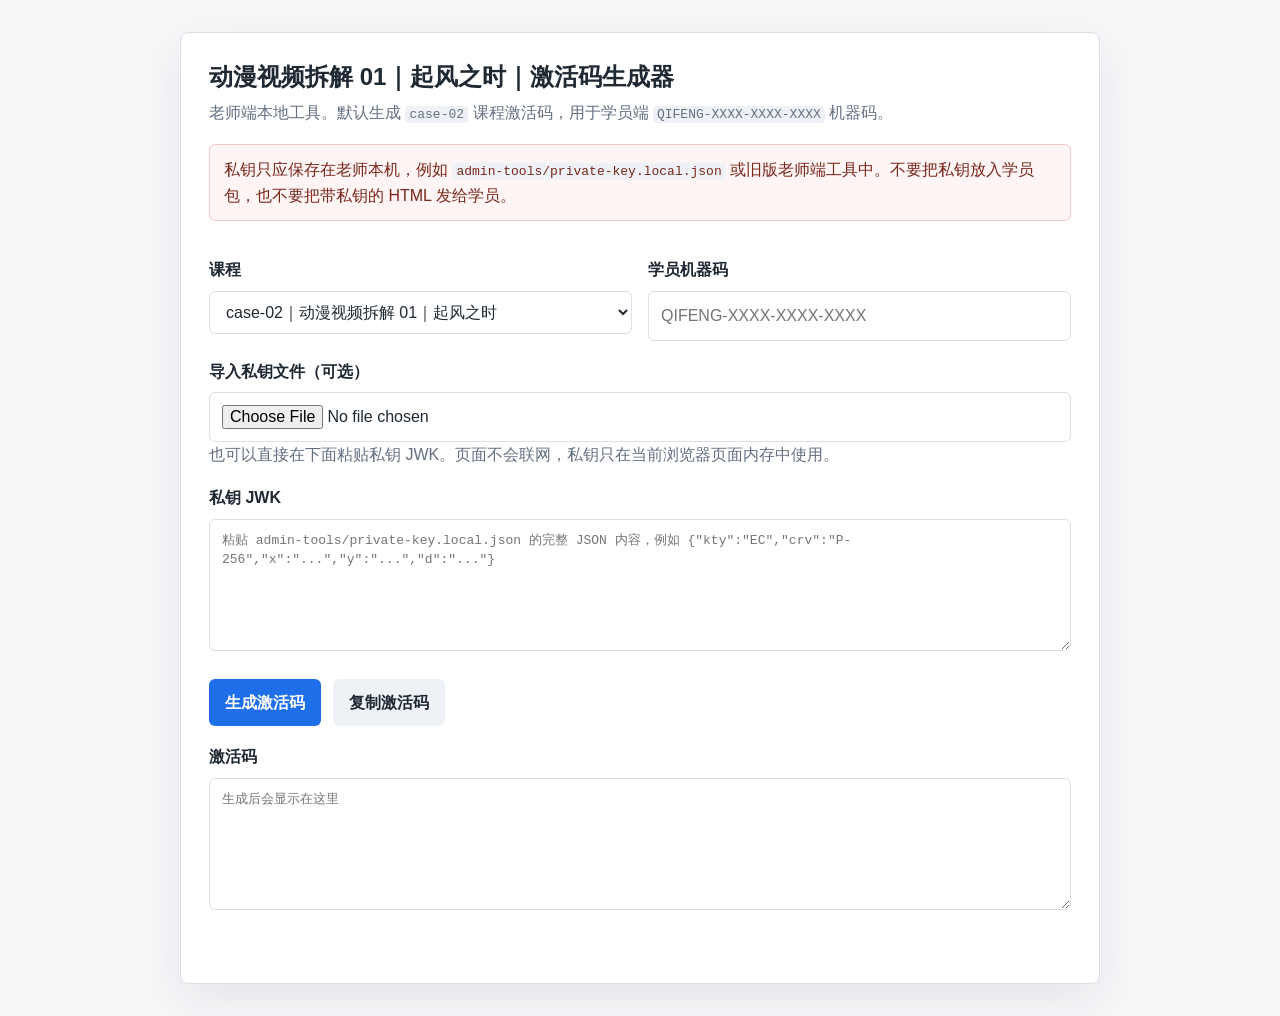
<file: admin-tools/generate-license-qifeng.html>
<!doctype html>
<html lang="zh-CN">
<head>
  <meta charset="utf-8">
  <meta name="viewport" content="width=device-width, initial-scale=1">
  <title>动漫视频拆解 01｜起风之时｜激活码生成器</title>
  <style>
    :root {
      color-scheme: light;
      --bg: #f6f7f9;
      --panel: #ffffff;
      --text: #1f2933;
      --muted: #637083;
      --line: #d9dee7;
      --accent: #1f6feb;
      --accent-dark: #185abc;
      --danger: #b42318;
      --ok: #067647;
    }

    * {
      box-sizing: border-box;
    }

    body {
      margin: 0;
      font-family: "Microsoft YaHei", "PingFang SC", Arial, sans-serif;
      background: var(--bg);
      color: var(--text);
      line-height: 1.6;
    }

    main {
      width: min(920px, calc(100vw - 32px));
      margin: 32px auto;
      background: var(--panel);
      border: 1px solid var(--line);
      border-radius: 8px;
      padding: 28px;
      box-shadow: 0 16px 45px rgba(31, 41, 51, 0.08);
    }

    h1 {
      margin: 0 0 8px;
      font-size: 24px;
      line-height: 1.3;
    }

    .lead,
    .hint {
      color: var(--muted);
      margin: 0 0 18px;
    }

    .warning {
      margin: 18px 0;
      padding: 12px 14px;
      border: 1px solid #f6c8c5;
      border-radius: 6px;
      background: #fff5f5;
      color: #7a271a;
    }

    label {
      display: block;
      margin: 18px 0 8px;
      font-weight: 700;
    }

    input,
    select,
    textarea {
      width: 100%;
      border: 1px solid var(--line);
      border-radius: 6px;
      padding: 11px 12px;
      font: inherit;
      background: #fff;
      color: var(--text);
    }

    textarea {
      min-height: 132px;
      resize: vertical;
      font-family: Consolas, "Courier New", monospace;
      font-size: 13px;
      line-height: 1.5;
    }

    .row {
      display: grid;
      grid-template-columns: 1fr 1fr;
      gap: 16px;
    }

    .actions {
      display: flex;
      flex-wrap: wrap;
      gap: 12px;
      margin-top: 20px;
    }

    button {
      border: 0;
      border-radius: 6px;
      padding: 11px 16px;
      font: inherit;
      font-weight: 700;
      cursor: pointer;
      color: #fff;
      background: var(--accent);
    }

    button:hover {
      background: var(--accent-dark);
    }

    button.secondary {
      color: var(--text);
      background: #eef2f7;
    }

    button.secondary:hover {
      background: #e2e8f0;
    }

    .status {
      margin-top: 14px;
      min-height: 24px;
      font-weight: 700;
    }

    .status.ok {
      color: var(--ok);
    }

    .status.err {
      color: var(--danger);
    }

    code {
      background: #eef2f7;
      border-radius: 4px;
      padding: 1px 4px;
    }

    @media (max-width: 700px) {
      main {
        margin: 16px auto;
        padding: 18px;
      }

      .row {
        grid-template-columns: 1fr;
      }
    }
  </style>
</head>
<body>
  <main>
    <h1>动漫视频拆解 01｜起风之时｜激活码生成器</h1>
    <p class="lead">老师端本地工具。默认生成 <code>case-02</code> 课程激活码，用于学员端 <code>QIFENG-XXXX-XXXX-XXXX</code> 机器码。</p>

    <div class="warning">
      私钥只应保存在老师本机，例如 <code>admin-tools/private-key.local.json</code> 或旧版老师端工具中。不要把私钥放入学员包，也不要把带私钥的 HTML 发给学员。
    </div>

    <div class="row">
      <div>
        <label for="courseId">课程</label>
        <select id="courseId">
          <option value="case-02" selected>case-02｜动漫视频拆解 01｜起风之时</option>
          <option value="25cm">25cm｜真人视频拆解 01</option>
        </select>
      </div>
      <div>
        <label for="deviceCode">学员机器码</label>
        <input id="deviceCode" autocomplete="off" spellcheck="false" placeholder="QIFENG-XXXX-XXXX-XXXX">
      </div>
    </div>

    <label for="keyFile">导入私钥文件（可选）</label>
    <input id="keyFile" type="file" accept=".json,application/json">
    <p class="hint">也可以直接在下面粘贴私钥 JWK。页面不会联网，私钥只在当前浏览器页面内存中使用。</p>

    <label for="privateKey">私钥 JWK</label>
    <textarea id="privateKey" spellcheck="false" placeholder='粘贴 admin-tools/private-key.local.json 的完整 JSON 内容，例如 {"kty":"EC","crv":"P-256","x":"...","y":"...","d":"..."}'></textarea>

    <div class="actions">
      <button id="generateBtn" type="button">生成激活码</button>
      <button id="copyBtn" class="secondary" type="button">复制激活码</button>
    </div>

    <label for="licenseCode">激活码</label>
    <textarea id="licenseCode" readonly placeholder="生成后会显示在这里"></textarea>

    <div id="status" class="status" aria-live="polite"></div>
  </main>

  <script>
    const encoder = new TextEncoder();
    const courseSelect = document.getElementById("courseId");
    const deviceInput = document.getElementById("deviceCode");
    const keyFile = document.getElementById("keyFile");
    const privateKeyInput = document.getElementById("privateKey");
    const licenseOutput = document.getElementById("licenseCode");
    const statusBox = document.getElementById("status");

    function setStatus(message, type) {
      statusBox.textContent = message;
      statusBox.className = "status " + (type || "");
    }

    function base64Url(bytes) {
      let binary = "";
      for (const byte of bytes) {
        binary += String.fromCharCode(byte);
      }
      return btoa(binary)
        .replace(/\+/g, "-")
        .replace(/\//g, "_")
        .replace(/=+$/g, "");
    }

    function normalizeDeviceCode(value) {
      return value.trim().toUpperCase().replace(/\s+/g, "");
    }

    function parsePrivateKey(text) {
      const jwk = JSON.parse(text);
      if (jwk.kty !== "EC" || jwk.crv !== "P-256" || !jwk.x || !jwk.y || !jwk.d) {
        throw new Error("私钥格式不正确，请粘贴 P-256 EC 私钥 JWK。");
      }
      return {
        ...jwk,
        key_ops: ["sign"],
        ext: true
      };
    }

    async function signLicense(courseId, deviceCode, privateJwk) {
      const payload = {
        courseId,
        deviceCode,
        issuedAt: Date.now()
      };
      const payloadText = JSON.stringify(payload);
      const body = base64Url(encoder.encode(payloadText));
      const key = await crypto.subtle.importKey(
        "jwk",
        privateJwk,
        { name: "ECDSA", namedCurve: "P-256" },
        false,
        ["sign"]
      );
      const signature = await crypto.subtle.sign(
        { name: "ECDSA", hash: "SHA-256" },
        key,
        encoder.encode(body)
      );
      return body + "." + base64Url(new Uint8Array(signature));
    }

    keyFile.addEventListener("change", async () => {
      const file = keyFile.files && keyFile.files[0];
      if (!file) return;
      privateKeyInput.value = await file.text();
      setStatus("已读取私钥文件。", "ok");
    });

    document.getElementById("generateBtn").addEventListener("click", async () => {
      try {
        const courseId = courseSelect.value;
        const deviceCode = normalizeDeviceCode(deviceInput.value);
        if (!deviceCode) {
          throw new Error("请先粘贴学员机器码。");
        }
        if (courseId === "case-02" && !/^QIFENG-[A-Z0-9]{4}-[A-Z0-9]{4}-[A-Z0-9]{4}$/.test(deviceCode)) {
          throw new Error("起风之时的机器码应形如 QIFENG-XXXX-XXXX-XXXX。");
        }
        const privateJwk = parsePrivateKey(privateKeyInput.value);
        licenseOutput.value = await signLicense(courseId, deviceCode, privateJwk);
        setStatus("已生成激活码。请复制整行发给学员。", "ok");
      } catch (error) {
        licenseOutput.value = "";
        setStatus(error.message || "生成失败。", "err");
      }
    });

    document.getElementById("copyBtn").addEventListener("click", async () => {
      if (!licenseOutput.value.trim()) {
        setStatus("还没有可复制的激活码。", "err");
        return;
      }
      try {
        await navigator.clipboard.writeText(licenseOutput.value.trim());
        setStatus("激活码已复制。", "ok");
      } catch (error) {
        licenseOutput.select();
        document.execCommand("copy");
        setStatus("激活码已复制。", "ok");
      }
    });
  </script>
</body>
</html>
</file>
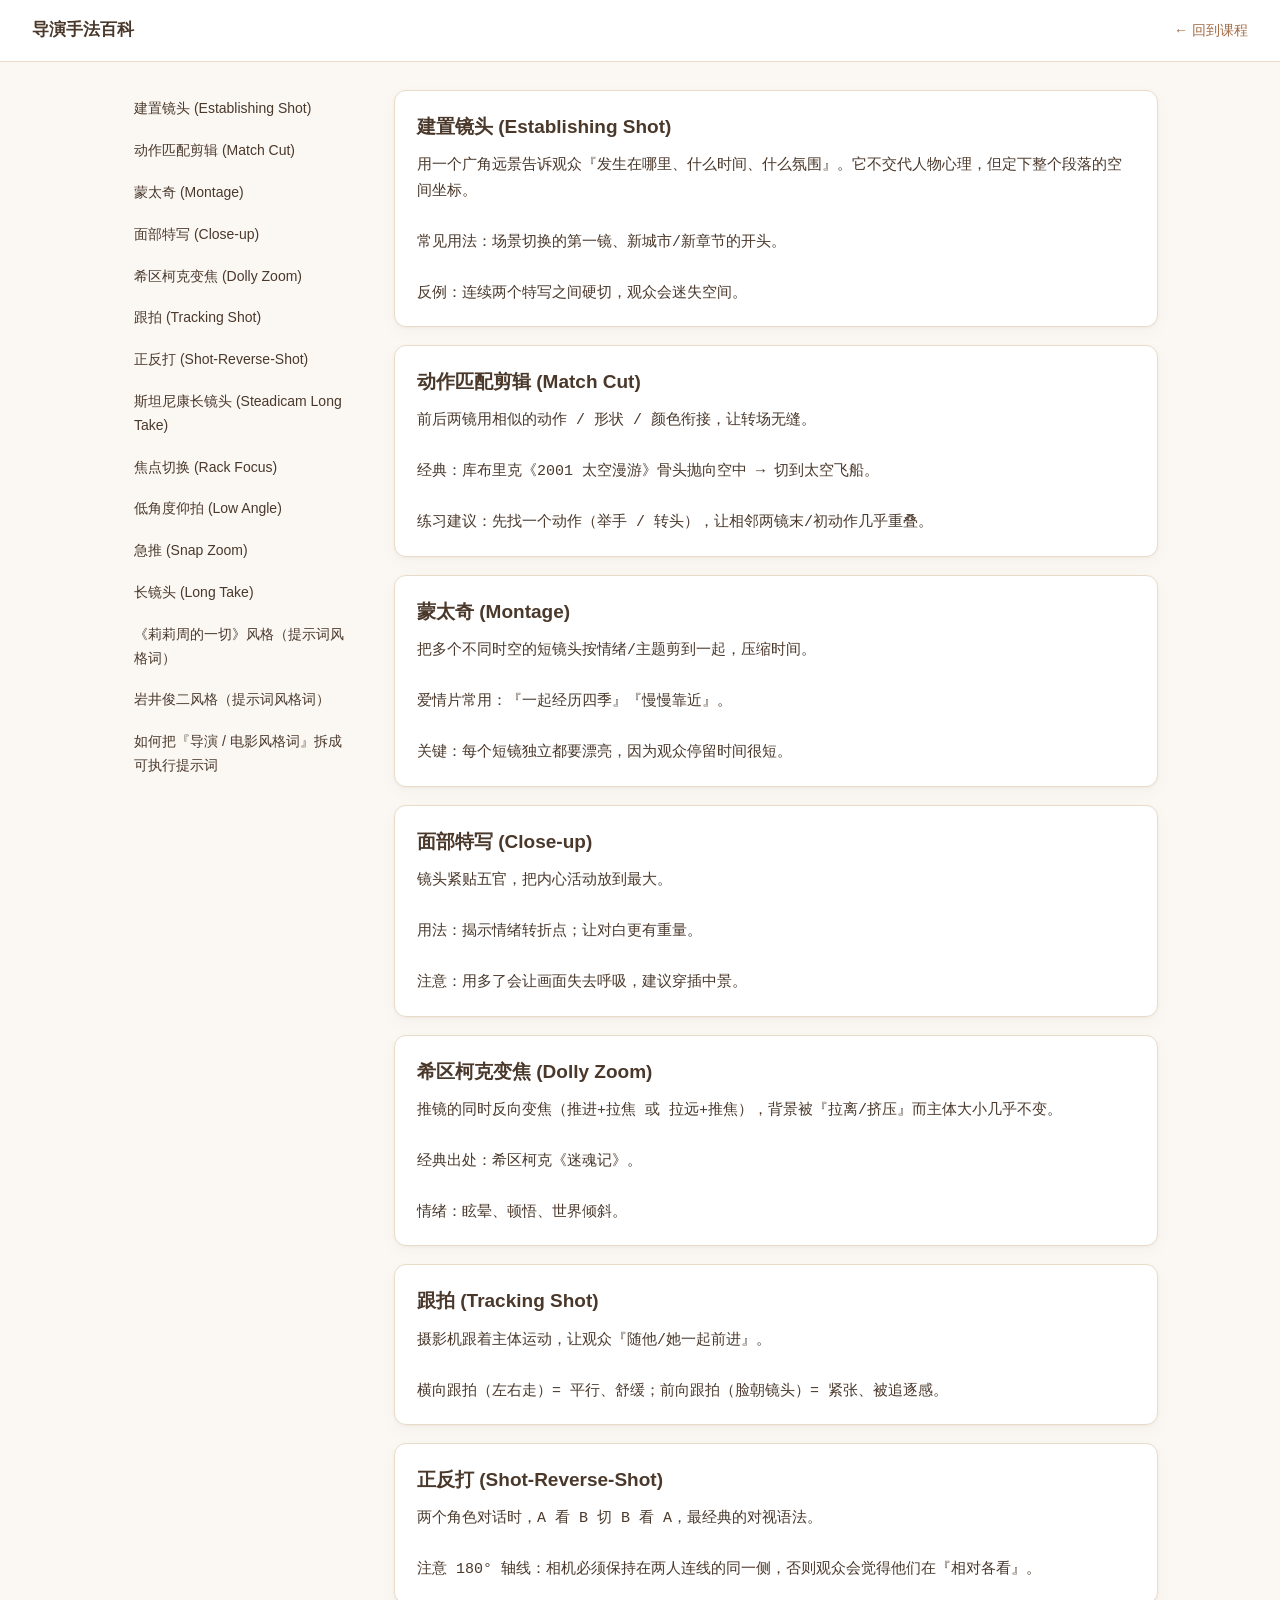
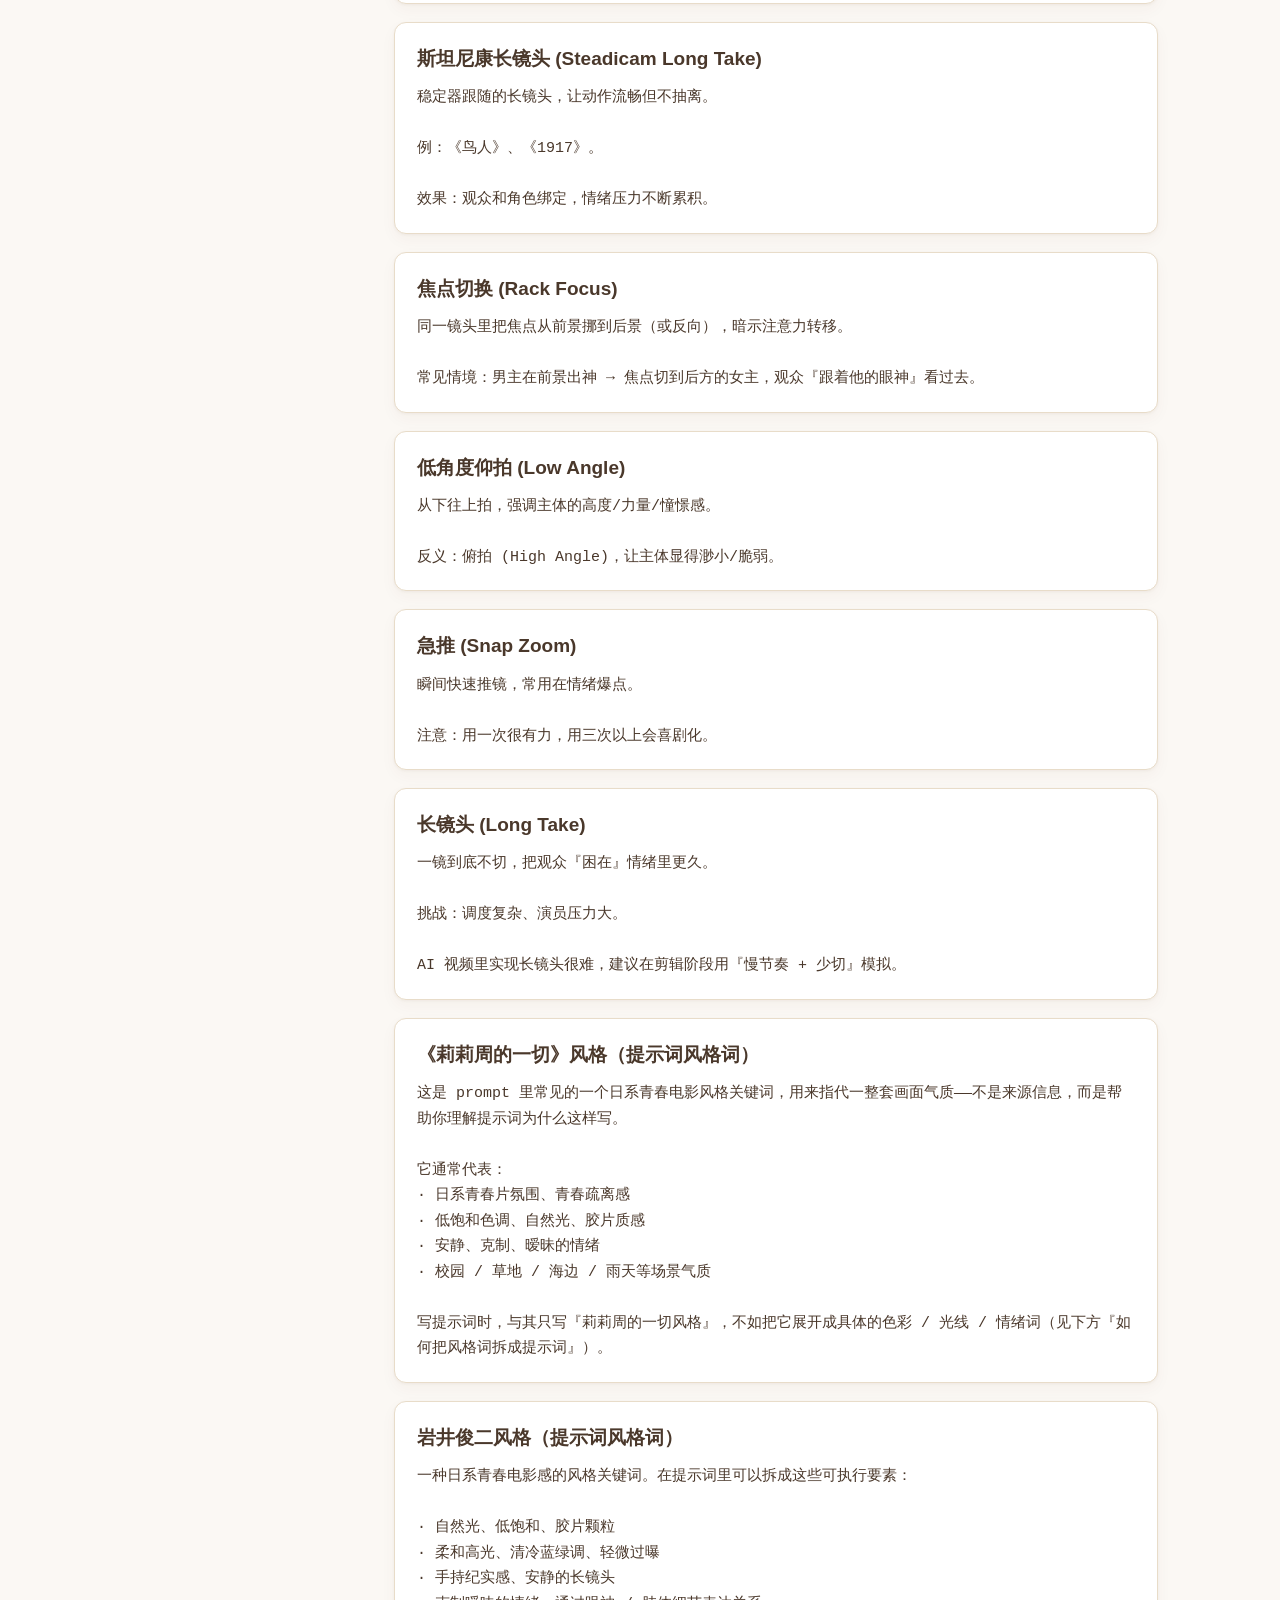
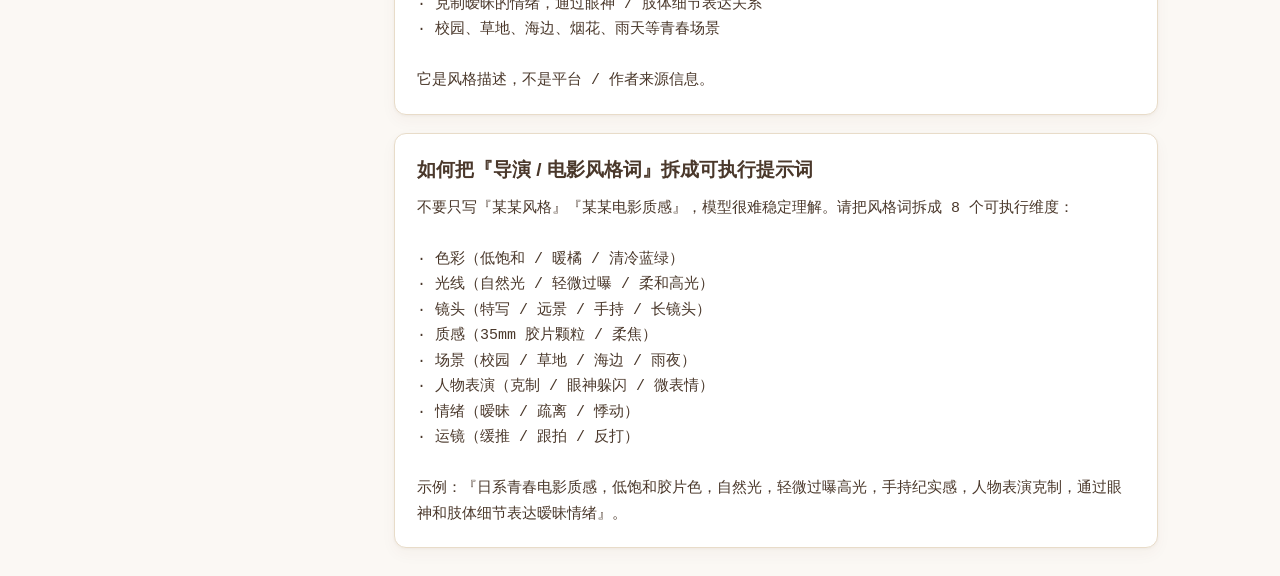
<file: web/wiki.html>
<!doctype html>
<html lang="zh-CN">
<head>
  <meta charset="utf-8" />
  <meta name="viewport" content="width=device-width,initial-scale=1" />
  <title>导演手法百科</title>
  <link rel="stylesheet" href="./styles.css" />
</head>
<body class="wiki-body">
  <header class="app-header">
    <div class="brand">导演手法百科</div>
    <a class="wiki-link" href="./index.html">← 回到课程</a>
  </header>
  <main class="wiki-main">
    <nav id="wiki-toc" class="wiki-toc"></nav>
    <section id="wiki-content" class="wiki-content"></section>
  </main>
  <script>
    (async () => {
      const res = await fetch('./knowledge.json');
      const data = await res.json();
      const toc = document.getElementById('wiki-toc');
      const content = document.getElementById('wiki-content');
      data.entries.forEach((e, i) => {
        const a = document.createElement('a');
        a.href = '#k-' + e.key;
        a.textContent = e.title;
        toc.appendChild(a);
        const sec = document.createElement('article');
        sec.id = 'k-' + e.key;
        sec.className = 'wiki-entry';
        sec.innerHTML = '<h2></h2><pre></pre>';
        sec.querySelector('h2').textContent = e.title;
        sec.querySelector('pre').textContent = e.body;
        content.appendChild(sec);
      });
      // jump to hash if present
      if (location.hash) {
        const el = document.querySelector(location.hash);
        if (el) el.scrollIntoView();
      }
    })();
  </script>
</body>
</html>
</file>
<file: web/styles.css>
/* 视频复刻教学工具 — 浅色 · 奶茶豆沙色 */

:root {
  --bg:           #FBF8F4;
  --paper:        #FFFFFF;
  --paper-soft:   #F4ECE0;
  --ink:          #4A382B;
  --ink-soft:     #8A7866;
  --ink-faint:    #B8A99A;
  --line:         #E8DCC9;
  --accent:       #C8956D;       /* 豆沙焦糖 */
  --accent-deep:  #A26C46;
  --accent-soft:  #F2E0CE;
  --milestone:    #D89E76;
  --shadow:       0 1px 3px rgba(90, 60, 30, 0.05), 0 6px 16px rgba(90, 60, 30, 0.04);
}

* { box-sizing: border-box; }
html, body { margin: 0; padding: 0; background: var(--bg); color: var(--ink);
  font: 15px/1.7 -apple-system, BlinkMacSystemFont, "PingFang SC", "HarmonyOS Sans SC", "Noto Sans CJK SC", "Microsoft YaHei", sans-serif;
  -webkit-font-smoothing: antialiased; -moz-osx-font-smoothing: grayscale;
}
a { color: var(--accent-deep); text-decoration: none; }
a:hover { text-decoration: underline; }

/* ---------- top header ---------- */
.app-header {
  display: flex; align-items: center; gap: 22px;
  padding: 16px 32px; background: var(--paper);
  border-bottom: 1px solid var(--line);
  position: sticky; top: 0; z-index: 20;
}
.brand { display: flex; align-items: center; gap: 8px; font-size: 17px; font-weight: 600; color: var(--ink); }
.brand-icon { color: var(--accent); font-size: 22px; }
.case-picker { display: flex; align-items: center; gap: 8px; }
.case-picker label { color: var(--ink-soft); font-size: 13px; }
.case-picker select {
  background: var(--paper-soft); color: var(--ink);
  border: 1px solid var(--line); padding: 7px 12px;
  border-radius: 8px; font-size: 14px; font-family: inherit;
  cursor: pointer;
}
.case-picker select:hover { border-color: var(--accent); }
.case-picker .case-fixed {
  background: var(--paper-soft); color: var(--ink);
  border: 1px solid var(--line); padding: 7px 12px;
  border-radius: 8px; font-size: 14px; font-weight: 500;
}
.wiki-link { margin-left: auto; font-size: 14px; color: var(--accent-deep); }

/* ---------- section tabs (top 4 buttons) ---------- */
.section-tabs {
  display: flex; gap: 12px; padding: 18px 32px 10px 32px;
  background: var(--bg); border-bottom: 1px solid var(--line);
  position: sticky; top: 61px; z-index: 15;
}
.section-tab {
  flex: 1; display: flex; align-items: center; gap: 12px;
  padding: 14px 18px; background: var(--paper);
  border: 1px solid var(--line); border-radius: 12px;
  cursor: pointer; font-family: inherit; color: var(--ink);
  transition: all 0.15s ease;
  text-align: left;
}
.section-tab:hover { border-color: var(--accent); transform: translateY(-1px); }
.section-tab.active {
  background: var(--accent); border-color: var(--accent);
  color: #fff; box-shadow: var(--shadow);
}
.section-tab.active .tab-no, .section-tab.active .tab-count { color: rgba(255,255,255,0.85); }
.tab-no {
  width: 28px; height: 28px; border-radius: 999px;
  background: var(--accent-soft); color: var(--accent-deep);
  display: flex; align-items: center; justify-content: center;
  font-weight: 600; font-size: 14px; flex-shrink: 0;
}
.section-tab.active .tab-no { background: rgba(255,255,255,0.25); color: #fff; }
.tab-label { font-size: 15px; font-weight: 600; flex: 1; }
.tab-count { color: var(--ink-soft); font-size: 12px; }

/* ---------- step strip (chips under tabs) ---------- */
.step-strip {
  display: flex; gap: 8px; padding: 10px 32px 16px 32px;
  overflow-x: auto; background: var(--bg);
  border-bottom: 1px solid var(--line);
  position: sticky; top: 156px; z-index: 12;
}
.step-strip::-webkit-scrollbar { height: 6px; }
.step-strip::-webkit-scrollbar-thumb { background: var(--line); border-radius: 3px; }
.strip-step {
  display: inline-flex; align-items: center; gap: 8px;
  padding: 8px 14px; background: var(--paper);
  border: 1px solid var(--line); border-radius: 999px;
  cursor: pointer; font-family: inherit; font-size: 13px;
  color: var(--ink); white-space: nowrap;
  transition: all 0.15s ease;
}
.strip-step:hover { border-color: var(--accent); color: var(--accent-deep); }
.strip-step.active {
  background: var(--ink); color: var(--paper);
  border-color: var(--ink);
}
.ss-no { color: var(--ink-faint); font-size: 12px; font-variant-numeric: tabular-nums; }
.strip-step.active .ss-no { color: rgba(255,255,255,0.7); }
.ss-title { font-weight: 500; }
.ss-dot { color: var(--milestone); font-size: 9px; }

/* ---------- case preview ---------- */
.case-preview { background: var(--paper-soft); border-bottom: 1px solid var(--line); padding: 22px 32px; }
.case-preview-inner { max-width: 1400px; margin: 0 auto; display: flex; flex-direction: column; gap: 12px; }
.case-preview-label { font-size: 15px; font-weight: 600; color: var(--ink); }
.case-preview video { width: 420px; max-width: 100%; aspect-ratio: 16 / 9; border-radius: 12px; background: #000; box-shadow: var(--shadow); }
.case-preview-ph { width: 420px; max-width: 100%; aspect-ratio: 16 / 9; display: flex; align-items: center; justify-content: center; font-size: 14px; color: var(--ink-faint); background: var(--paper); border: 1px dashed var(--line); border-radius: 12px; }

/* ---------- image preview modal ---------- */
img.zoomable { cursor: zoom-in; }
.img-modal { position: fixed; inset: 0; z-index: 100; display: flex; align-items: center; justify-content: center; }
.img-modal[hidden] { display: none; }
.img-modal-overlay { position: absolute; inset: 0; background: rgba(40, 28, 18, 0.6); }
.img-modal-box { position: relative; background: var(--paper); border-radius: 14px; padding: 20px; max-width: 90vw; max-height: 90vh; display: flex; flex-direction: column; gap: 14px; box-shadow: var(--shadow); }
.img-modal-img { max-width: 84vw; max-height: 68vh; object-fit: contain; border-radius: 8px; background: var(--paper-soft); }
.img-modal-cap { font-size: 15px; font-weight: 600; color: var(--ink); text-align: center; }
.img-modal-actions { display: flex; gap: 12px; justify-content: center; }
.img-modal-btn { padding: 9px 18px; border-radius: 8px; font-size: 14px; font-family: inherit; cursor: pointer; border: 1px solid var(--accent); background: var(--accent); color: #fff; text-decoration: none; }
.img-modal-btn.img-modal-copy { background: var(--paper); color: var(--accent-deep); }
.img-modal-btn:hover { opacity: 0.9; }
.img-modal-btn.copied { background: var(--accent-deep); color: #fff; }
.img-modal-close { position: absolute; top: 8px; right: 12px; border: none; background: none; font-size: 26px; line-height: 1; color: var(--ink-soft); cursor: pointer; }
.img-modal-close:hover { color: var(--ink); }

/* ---------- main ---------- */
.main { padding: 28px 32px 100px 32px; max-width: 1400px; margin: 0 auto; }
.empty { color: var(--ink-soft); padding: 60px 0; text-align: center; font-size: 15px; }

.step-head { margin-bottom: 22px; }
.breadcrumb { color: var(--ink-soft); font-size: 13px; margin-bottom: 6px; }
.step-head h1 { font-size: 28px; margin: 0; font-weight: 700; letter-spacing: -0.01em; }

/* ---------- card ---------- */
.card {
  background: var(--paper); border: 1px solid var(--line); border-radius: 14px;
  padding: 20px 22px; margin-bottom: 18px; box-shadow: var(--shadow);
}
.card.sub-card.milestone {
  border-color: var(--milestone);
  background: linear-gradient(0deg, rgba(216, 158, 118, 0.04), transparent), var(--paper);
}
.card.sub-card.knowledge {
  background: var(--accent-soft); border-color: var(--accent);
  padding: 16px 20px;
}
.card.story-card pre.story-body { max-height: 420px; }

.card-head { display: flex; align-items: center; gap: 12px; margin-bottom: 10px; }
.card-title { font-weight: 600; font-size: 17px; flex: 1; color: var(--ink); }
.copy-btn {
  background: var(--ink); color: var(--paper); border: none;
  padding: 7px 14px; border-radius: 8px; font-size: 13px;
  cursor: pointer; font-family: inherit; font-weight: 500;
  transition: all 0.15s ease;
}
.copy-btn:hover { background: var(--accent-deep); }
.copy-btn.copied { background: #5b8a5b; }

.desc { color: var(--ink-soft); font-size: 14px; margin: 4px 0 14px 0; }

/* ---------- prompt / story body ---------- */
pre.story-body, pre.prompt-body, pre.seg-body {
  white-space: pre-wrap; word-break: break-word;
  background: var(--paper-soft); border: 1px solid var(--line);
  border-radius: 10px; padding: 14px 16px;
  font: 14px/1.75 ui-monospace, "SF Mono", Consolas, monospace;
  color: var(--ink); margin: 0;
}
pre.story-body { max-height: 420px; overflow-y: auto; }
pre.prompt-body { max-height: 360px; overflow-y: auto; font-size: 13px; }

.segments { margin-top: 12px; }
.segments summary { cursor: pointer; color: var(--ink-soft); font-size: 13px; padding: 6px 0; user-select: none; }
.segments summary:hover { color: var(--accent-deep); }
.seg-row { display: grid; grid-template-columns: 160px 1fr; gap: 12px; margin: 10px 0; }
.seg-label { color: var(--accent-deep); font-size: 13px; font-weight: 500; }
.seg-body { font-size: 13px; }

/* ---------- 3-column layout per sub-card ---------- */
.three-col {
  display: grid; grid-template-columns: 1fr 1.4fr 1fr;
  gap: 16px; margin-top: 12px;
}
@media (max-width: 1024px) {
  .three-col { grid-template-columns: 1fr; }
}
.col { background: var(--paper-soft); border-radius: 10px; padding: 12px 14px; }
.col-label { color: var(--ink-soft); font-size: 12px; letter-spacing: 0.05em; text-transform: uppercase; margin-bottom: 10px; font-weight: 500; }
.col-body { display: flex; flex-direction: column; gap: 10px; }

.col-input .col-body { gap: 12px; }
.col-output .col-body { gap: 10px; }

/* prompt column overrides — no card bg, prompt fills */
.col-prompt { background: transparent; padding: 0 4px; }
.col-prompt .col-label { padding-left: 4px; }
.col-prompt pre.prompt-body { background: var(--paper-soft); }

.ph-empty { color: var(--ink-faint); font-size: 13px; font-style: italic; padding: 20px 0; text-align: center; }
.ph-text { color: var(--ink-soft); font-size: 13px; padding: 14px 12px; background: var(--paper); border: 1px dashed var(--line); border-radius: 8px; text-align: center; }

/* ---------- asset thumb ---------- */
.asset-thumb { margin: 0; }
.asset-thumb img {
  width: 100%; display: block; border-radius: 8px;
  background: var(--paper); border: 1px solid var(--line);
  max-height: 220px; object-fit: cover;
}
.asset-thumb.missing img { display: none; }
.asset-thumb .missing-box {
  height: 120px; border-radius: 8px; border: 1px dashed var(--line);
  background: repeating-linear-gradient(45deg, var(--paper) 0 8px, var(--paper-soft) 8px 16px);
  display: flex; flex-direction: column; align-items: center; justify-content: center;
  color: var(--ink-faint); font-size: 12px; gap: 4px;
}
.asset-thumb .missing-box small { font-family: ui-monospace, monospace; font-size: 10px; opacity: 0.7; }

.output-grid {
  display: grid; grid-template-columns: repeat(auto-fill, minmax(110px, 1fr));
  gap: 6px;
}
.input-cell { display: flex; flex-direction: column; gap: 4px; }
.cell-cap { color: var(--ink-soft); font-size: 11px; text-align: center; }
.ref-from-upload {
  border: 1px dashed var(--line); border-radius: 8px;
  padding: 16px 10px; color: var(--ink-soft); font-size: 12px;
  text-align: center; min-height: 80px; display: flex;
  align-items: center; justify-content: center;
}
.ref-from-upload.filled { padding: 6px; border-style: solid; }
.ref-from-upload img { max-width: 100%; max-height: 140px; border-radius: 6px; display: block; margin: 0 auto; }

/* ---------- variants ---------- */
.variants { margin-top: 14px; }
.variants-label { color: var(--ink-soft); font-size: 12px; margin-bottom: 6px; }
.variants-grid {
  display: grid; grid-template-columns: repeat(auto-fill, minmax(90px, 1fr));
  gap: 6px;
}
.variants-grid .asset-thumb img { max-height: 80px; }

/* ---------- tools ---------- */
.tools { margin-top: 14px; }
.tools-label { color: var(--ink-soft); font-size: 12px; margin-bottom: 8px; }
.tools-list { display: flex; flex-wrap: wrap; gap: 8px; }
.tool-chip {
  display: inline-flex; align-items: center; gap: 8px;
  background: var(--paper-soft); border: 1px solid var(--line);
  padding: 7px 14px; border-radius: 999px; font-size: 13px;
  color: var(--ink); transition: all 0.15s ease;
}
.tool-chip:hover { background: var(--accent-soft); border-color: var(--accent); text-decoration: none; }
.tool-chip strong { font-weight: 600; }
.tool-chip .note { color: var(--ink-soft); font-size: 12px; }

/* ---------- upload widget ---------- */
.upload {
  border: 1px dashed var(--milestone); border-radius: 10px;
  padding: 14px; background: rgba(216, 158, 118, 0.05);
}
.upload-label { color: var(--accent-deep); font-size: 13px; font-weight: 500; margin-bottom: 8px; display: block; }
.upload-controls { display: flex; align-items: center; gap: 10px; flex-wrap: wrap; }
.upload-controls input[type=file] { font-size: 13px; color: var(--ink-soft); }
.upload-controls input[type=file]::file-selector-button {
  background: var(--paper); border: 1px solid var(--line); border-radius: 6px;
  padding: 6px 12px; margin-right: 8px; font-size: 13px; color: var(--ink);
  cursor: pointer; font-family: inherit;
}
.upload-controls .del-btn {
  background: transparent; color: var(--ink-soft); border: 1px solid var(--line);
  padding: 6px 12px; border-radius: 6px; font-size: 12px; cursor: pointer;
}
.upload-preview { margin-top: 12px; }
.upload-preview img, .upload-preview video {
  max-width: 100%; max-height: 200px; border-radius: 8px;
  display: block; border: 1px solid var(--line);
}

/* ---------- storyboard table ---------- */
.table-wrap { overflow-x: auto; }
.sb-table { width: 100%; border-collapse: collapse; font-size: 13px; }
.sb-table th, .sb-table td {
  border: 1px solid var(--line); padding: 8px 12px;
  text-align: left; vertical-align: top;
}
.sb-table th {
  background: var(--paper-soft); color: var(--ink-soft);
  font-weight: 500;
}

dl.sb-row {
  display: grid; grid-template-columns: 90px 1fr; gap: 8px 16px;
  margin: 6px 0 14px 0; padding: 14px 16px;
  background: var(--paper-soft); border-radius: 10px;
}
dl.sb-row dt { color: var(--ink-soft); font-size: 13px; }
dl.sb-row dd { margin: 0; font-size: 14px; color: var(--ink); }

.knowledge-inline { margin: 6px 0; font-size: 13px; }
.knowledge-inline a { font-weight: 500; }

/* ---------- step intro / note ---------- */
.step-intro {
  background: var(--accent-soft); border: 1px solid var(--accent);
  border-radius: 12px; padding: 12px 16px; margin-bottom: 16px;
  color: var(--accent-deep); font-size: 14px; font-weight: 500;
}
.step-intro .intro-icon { color: var(--accent-deep); margin-right: 6px; }
.step-note {
  background: var(--paper-soft); border: 1px solid var(--line);
  border-radius: 10px; padding: 10px 14px; margin-bottom: 16px;
  color: var(--ink-soft); font-size: 13px;
}

/* ---------- chain card (one straight horizontal pipeline per row) ---------- */
.chain-card { padding: 16px 18px; }
.chain-top { display: flex; align-items: center; gap: 12px; margin-bottom: 12px; }
.chain-no {
  background: var(--accent); color: #fff; border-radius: 8px;
  padding: 5px 12px; font-size: 13px; font-weight: 600; flex-shrink: 0;
}
.chain-title { font-size: 14px; font-weight: 600; color: var(--ink); }

.chain-track {
  display: flex; align-items: stretch; gap: 10px;
  overflow-x: auto; padding-bottom: 6px;
}
.chain-card { overflow: hidden; }
.chain-track::-webkit-scrollbar { height: 6px; }
.chain-track::-webkit-scrollbar-thumb { background: var(--line); border-radius: 3px; }
.chain-arrow { color: var(--accent); font-size: 20px; flex-shrink: 0; padding: 0 2px; }

.cell { flex-shrink: 0; overflow: hidden; }
.cell-inputs {
  display: flex; flex-direction: column; gap: 6px;
  width: 140px;
}
.cell-inputs .asset-thumb img,
.cell-inputs .asset-thumb video { max-height: 90px; width: 100%; }
.cell-result { width: 180px; }
.cell-result .asset-thumb img,
.cell-result .asset-thumb video {
  max-height: 120px; width: 100%; display: block; object-fit: cover;
  border-radius: 8px; background: #000;
}
.cell-cap { color: var(--ink-soft); font-size: 11px; text-align: center; margin-top: 4px; }

.cell-prompt-fold { width: 180px; }
.prompt-fold {
  background: var(--paper-soft); border: 1px solid var(--line);
  border-radius: 10px; padding: 6px 12px;
}
.prompt-fold summary {
  cursor: pointer; color: var(--accent-deep); font-size: 12px;
  padding: 6px 0; user-select: none; list-style: none;
}
.prompt-fold summary::-webkit-details-marker { display: none; }
.prompt-fold summary::before { content: "📋 "; }
.prompt-fold .copy-btn { margin: 6px 0; }
.prompt-fold .prompt-body { max-height: 300px; overflow-y: auto; font-size: 12px; }

.cell-status { min-width: 150px; display: flex; flex-direction: column; gap: 6px; }
.status-badge {
  display: inline-block; border-radius: 999px; padding: 6px 14px;
  font-size: 14px; font-weight: 600; white-space: nowrap;
}
.st-final   { background: #e6f4ea; color: #2f7d46; border: 1px solid #bfe3c9; }
.st-adopted { background: #fdf3e2; color: #a9762e; border: 1px solid #f0dcb6; }
.st-unused  { background: #fbe9e7; color: #b5503f; border: 1px solid #f0c9c1; }
.st-trial   { background: #eef0fb; color: #5b62a8; border: 1px solid #cfd4ef; }
.st-unfin   { background: var(--paper-soft); color: var(--ink-soft); border: 1px solid var(--line); }
.status-reason { color: var(--ink-soft); font-size: 12px; line-height: 1.5; }

/* ---------- chain meta row ---------- */
.chain-meta {
  margin-top: 12px; padding-top: 12px; border-top: 1px dashed var(--line);
  display: flex; flex-direction: column; gap: 5px;
}
.meta-line { display: flex; gap: 8px; font-size: 13px; align-items: baseline; flex-wrap: wrap; }
.meta-label { color: var(--ink-soft); flex-shrink: 0; min-width: 64px; }
.meta-value { color: var(--ink); }
.term-tag {
  display: inline-block; background: var(--accent-soft); border: 1px solid var(--accent);
  color: var(--accent-deep); border-radius: 6px; padding: 2px 8px;
  font-size: 12px; margin: 0 4px 4px 0;
}
.term-tag:hover { text-decoration: none; background: var(--accent); color: #fff; }

/* ---------- practice (folded per step) ---------- */
.practice-fold {
  border: 1px solid var(--line); border-radius: 14px; background: var(--paper);
  padding: 14px 18px; box-shadow: var(--shadow);
}
.practice-fold > summary {
  cursor: pointer; color: var(--accent-deep); font-size: 15px; font-weight: 600;
  user-select: none; list-style: none;
}
.practice-fold > summary::-webkit-details-marker { display: none; }
.practice-body { margin-top: 14px; display: flex; flex-direction: column; gap: 14px; }
.practice-field { display: flex; flex-direction: column; gap: 6px; }
.practice-flabel { color: var(--ink-soft); font-size: 13px; }
.practice-prompt {
  width: 100%; min-height: 64px; resize: vertical; box-sizing: border-box;
  border: 1px solid var(--line); border-radius: 8px; padding: 10px 12px;
  font: 13px/1.6 ui-monospace, monospace; background: var(--paper-soft); color: var(--ink);
}
.practice-prompt:focus { outline: none; border-color: var(--accent); }


/* ---------- wiki page ---------- */
.wiki-main {
  display: grid; grid-template-columns: 240px 1fr; gap: 32px;
  padding: 28px 32px; max-width: 1100px; margin: 0 auto;
}
.wiki-toc { position: sticky; top: 80px; align-self: start; display: flex; flex-direction: column; gap: 4px; }
.wiki-toc a { padding: 7px 12px; border-radius: 7px; font-size: 14px; color: var(--ink); }
.wiki-toc a:hover { background: var(--accent-soft); color: var(--accent-deep); text-decoration: none; }
.wiki-content { display: flex; flex-direction: column; gap: 18px; }
.wiki-entry { background: var(--paper); border: 1px solid var(--line); border-radius: 12px; padding: 20px 22px; box-shadow: var(--shadow); }
.wiki-entry h2 { margin: 0 0 10px 0; font-size: 19px; color: var(--ink); }
.wiki-entry pre { white-space: pre-wrap; color: var(--ink); font: 14px/1.75 inherit; margin: 0; }
</file>
